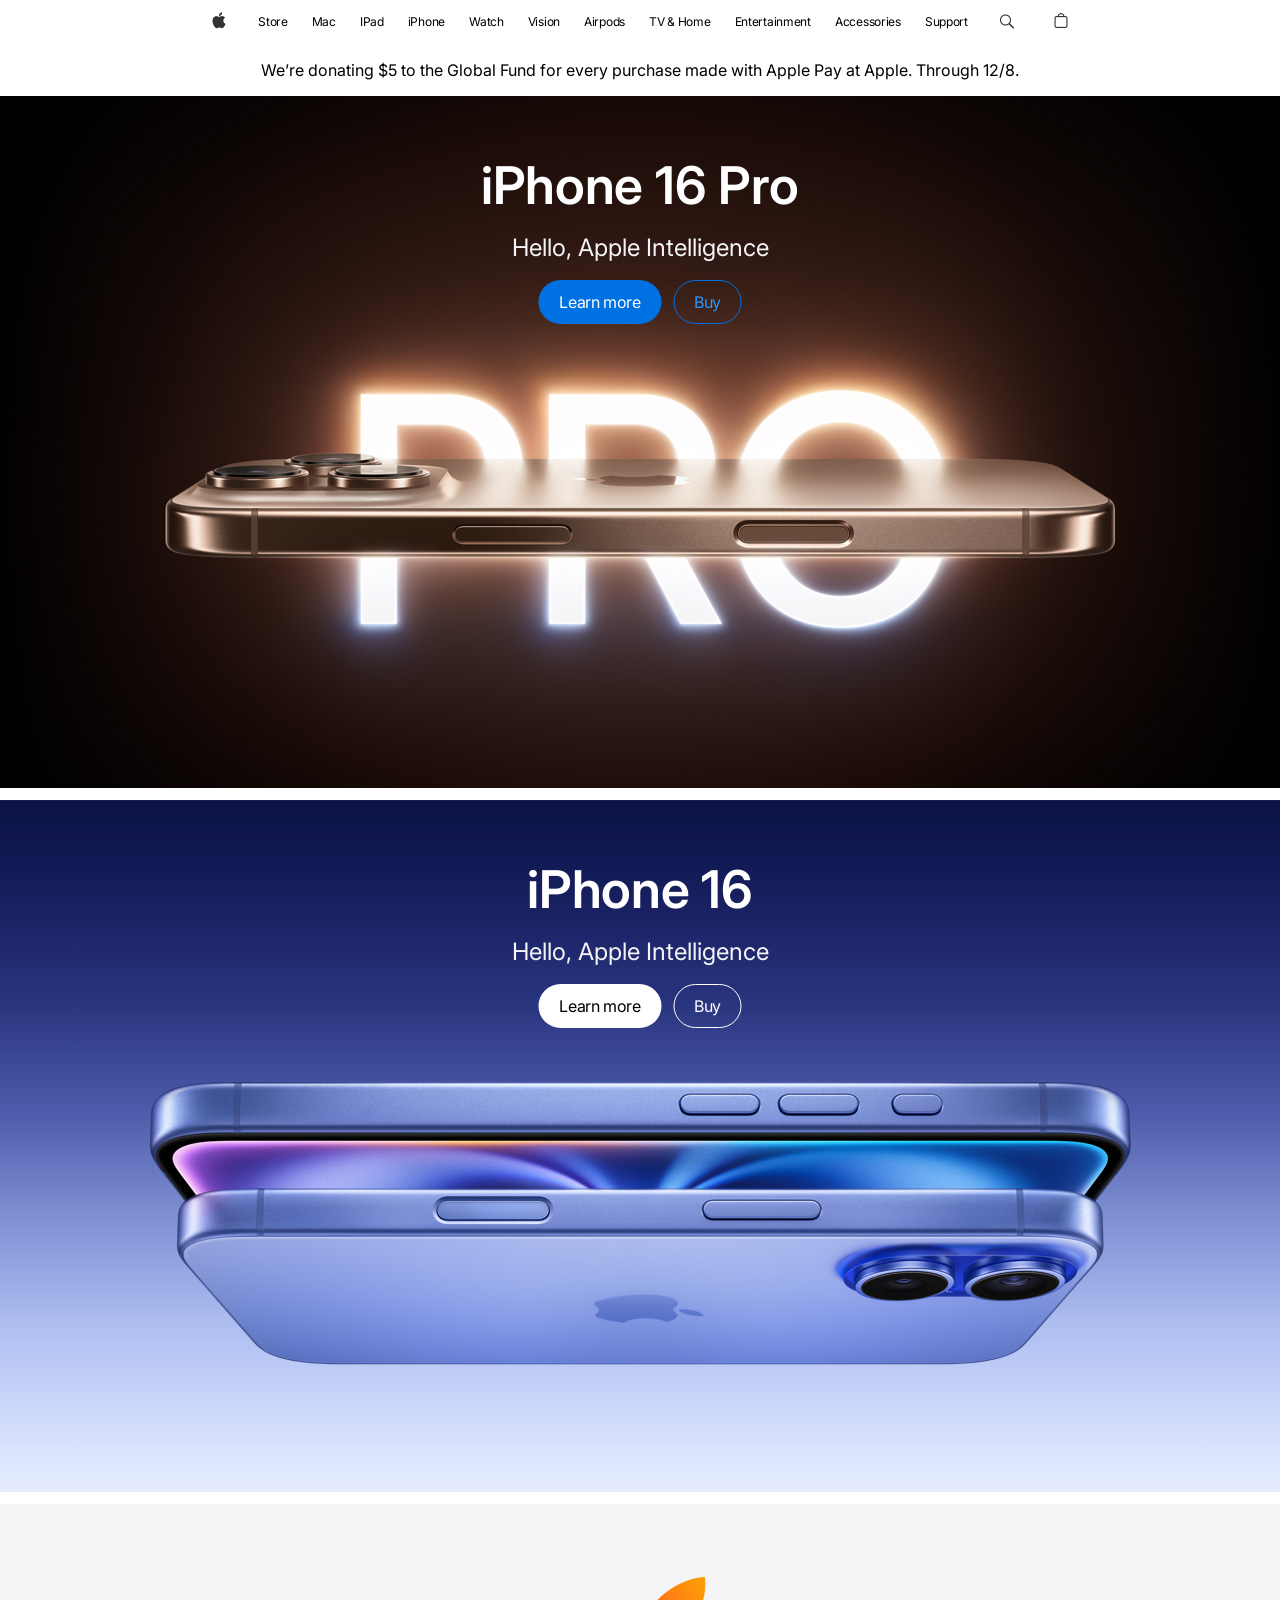
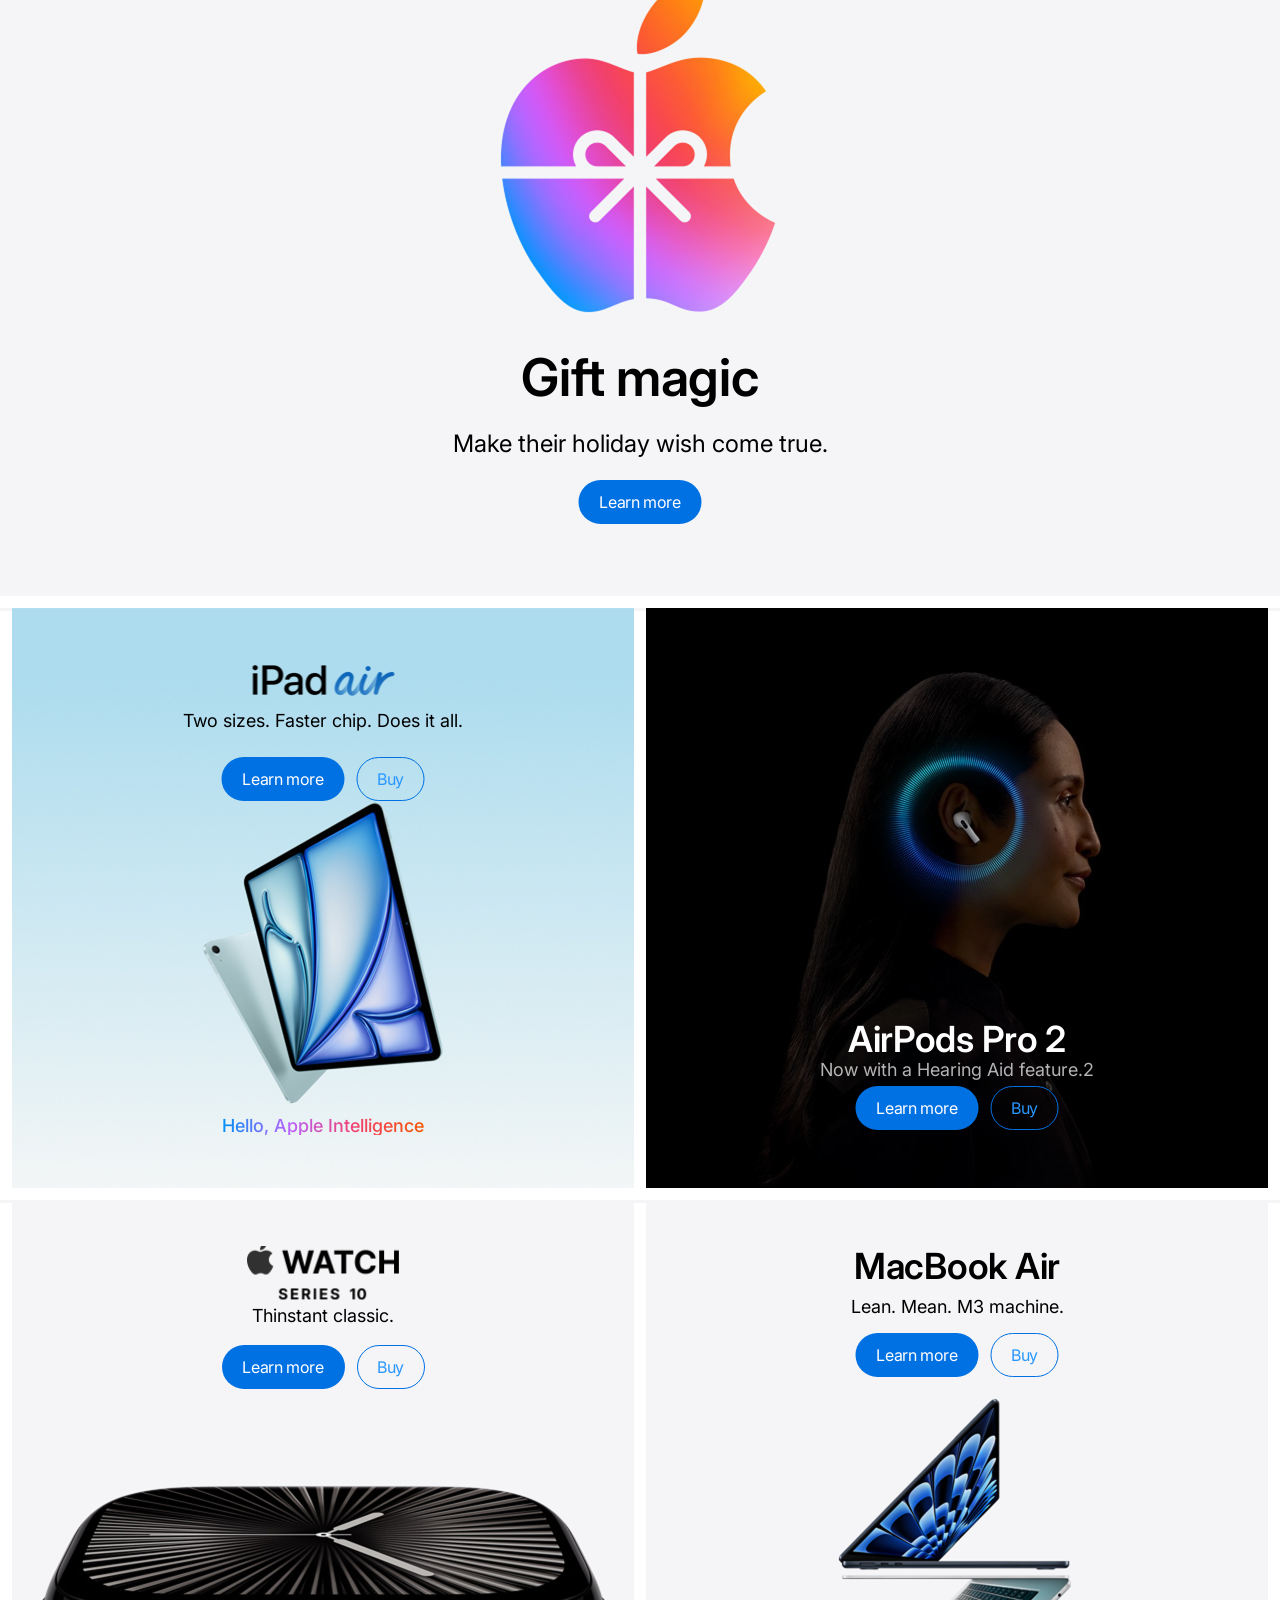
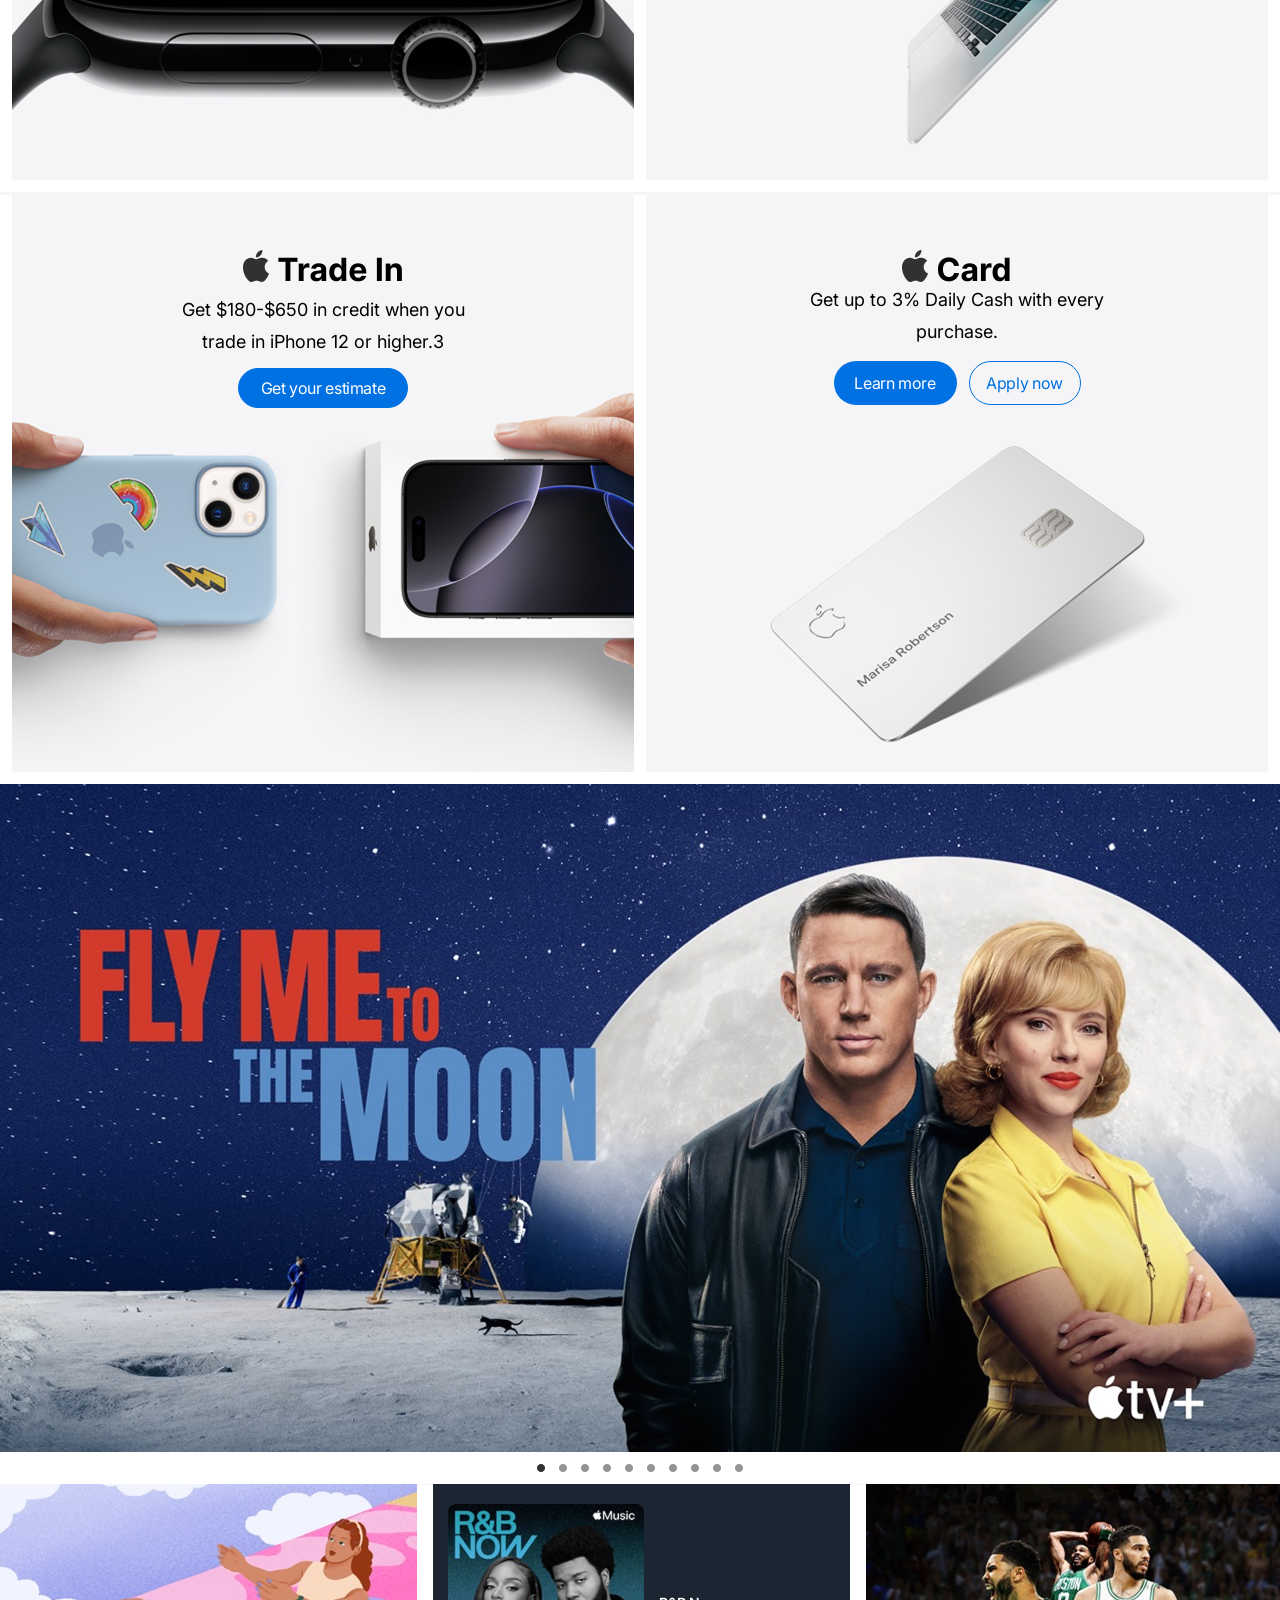
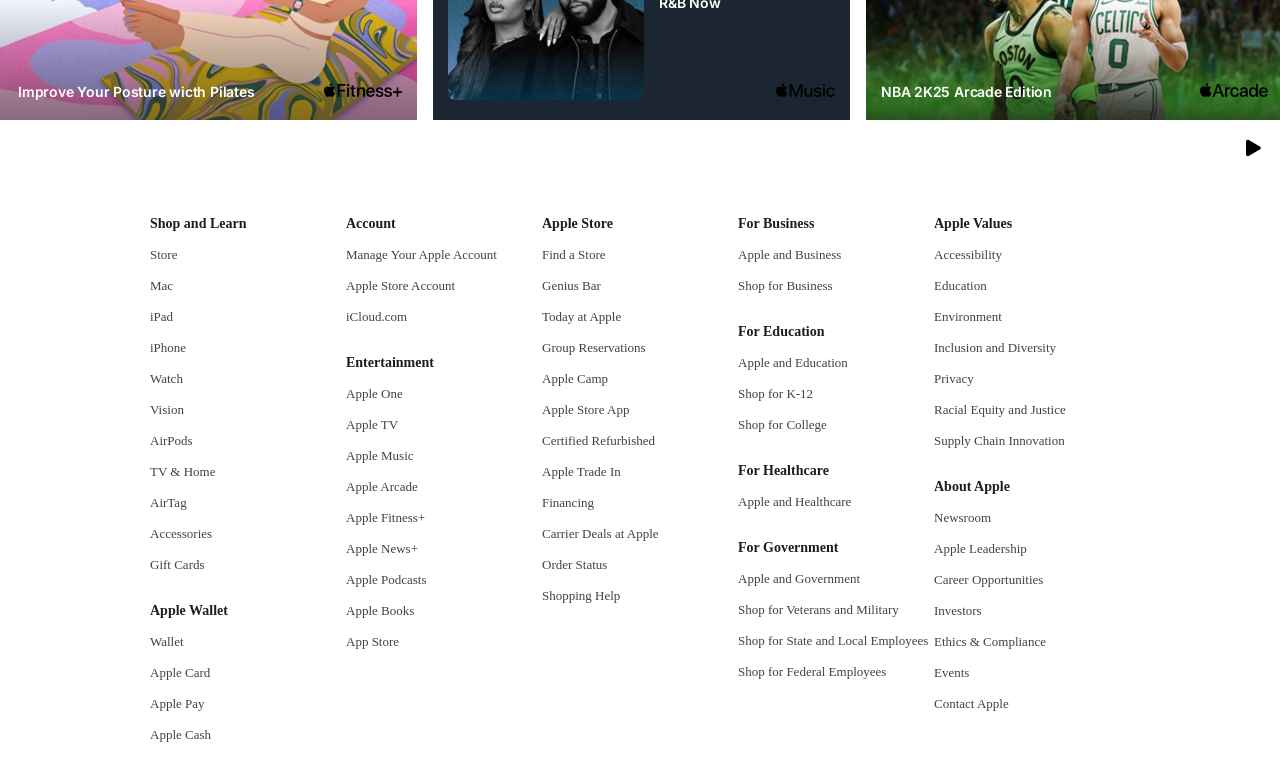
<file: index.html>
<!doctype html>
<html lang="en">
  <head>
    <meta charset="UTF-8" />
    <meta name="viewport" content="width=device-width, initial-scale=1.0" />
    <title>Document</title>
    <link rel="preconnect" href="https://fonts.googleapis.com" />
    <link rel="stylesheet" href="index.css" />
    <link rel="stylesheet" href="tablet.css" />
    <link rel="stylesheet" href="mobile.css" />
    <link rel="preconnect" href="https://fonts.gstatic.com" crossorigin />
    <link rel="preconnect" href="https://fonts.googleapis.com">
<link rel="preconnect" href="https://fonts.gstatic.com" crossorigin>
<link href="https://fonts.googleapis.com/css2?family=Inter:wght@400;700&display=swap" rel="stylesheet">
    <link
      href="https://fonts.googleapis.com/css2?family=Inter:wght@400&display=swap"
      rel="stylesheet"
    />
  </head>
  <body>
    <div>
      <div id="Headermenuback">
        <div id="applelogo"></div>
        <span class="headermenuitems">Store</span>
        <span class="headermenuitems">Mac</span>
        <span class="headermenuitems">IPad</span>
        <span class="headermenuitems">iPhone</span>
        <span class="headermenuitems">Watch</span>
        <span class="headermenuitems">Vision</span>
        <span class="headermenuitems">Airpods</span>
        <span class="headermenuitems">TV & Home</span>
        <span class="headermenuitems">Entertainment</span>
        <span class="headermenuitems">Accessories</span>
        <span class="headermenuitems">Support</span>
        <div id="hamtdaa">
          <div id="Searchicon"></div>
          <div id="Bagicon"></div>
          <div id="shopicon"></div>
        </div>
      </div>

      <div id="Body-Paints">
        <div id="Sectiontext-container">
          <span id="Sectiontext"
            >We’re donating $5 to the Global Fund for every purchase made with
            Apple Pay at Apple. Through 12/8.</span
          >
        </div>
        <div id="Frame1">
          <div class="Frame1-1">
            <span class="Iphone16">iPhone 16 Pro</span>
            <span class="Helloapple">Hello, Apple Intelligence</span>
            <div class="Frame1-2">
              <div class="Learn-container">
                <span class="Learn">Learn more</span>
              </div>
              <div class="Buy-container">
                <span class="Buy">Buy</span>
              </div>
            </div>
          </div>
        </div>
        <div id="Frame1tablet">
          <div class="Frame1-1">
            <span class="Iphone16tablet">iPhone 16 Pro</span>
            <span class="Helloappletablet">Hello, Apple Intelligence</span>
            <div class="Frame1-2">
              <div class="Learn-container">
                <span class="Learn">Learn more</span>
              </div>
              <div class="Buy-container">
                <span class="Buy">Buy</span>
              </div>
            </div>
          </div>
        </div>
        <div id="Frame1mobile">
          <div id="FrameBD1">
            <span class="Iphone16" style="font-size:30px">iPhone 16 Pro</span>
            <span class="Helloapple" style="font-size: 18px;">Hello, Apple Intelligence</span>
            <div class="Frame1-2">
              <div class="Learn-container">
                <span class="Learn">Learn more</span>
              </div>
              <div class="Buy-container">
                <span class="Buy">Buy</span>
              </div>
            </div>
          </div>
        </div>
      </div>

      <div id="Body-Paints1">
        <div id="Frame2">
          <div class="Frame1-1">
            <span class="Iphone16">iPhone 16</span>
            <span class="Helloapple">Hello, Apple Intelligence</span>
            <div class="Frame1-2">
              <div class="Learn-container" style="background-color: white">
                <span class="Learn" style="color: black">Learn more</span>
              </div>
              <div class="Buy-container" style="border-color: white">
                <span class="Buy" style="color: white">Buy</span>
              </div>
            </div>
          </div>
        </div>
        <div id="Frame2tablet">
          <div class="Frame1-1">
            <span class="Iphone16tablet">iPhone 16</span>
            <span class="Helloappletablet">Hello, Apple Intelligence</span>
            <div class="Frame1-2">
              <div class="Learn-container" style="background-color: white">
                <span class="Learn" style="color: black">Learn more</span>
              </div>
              <div class="Buy-container" style="border-color: white">
                <span class="Buy" style="color: white">Buy</span>
              </div>
            </div>
          </div>
        </div>
        <div id="Frame2mobile">
          <div id="FrameBD2">
            <span class="Iphone16" style="font-size: 30px;">iPhone 16</span>
            <span class="Helloapple" style="font-size: 18px;">Hello, Apple Intelligence</span>
            <div class="Frame1-2">
              <div class="Learn-container" style="background-color: white">
                <span class="Learn" style="color: black">Learn more</span>
              </div>
              <div class="Buy-container" style="border-color: white">
                <span class="Buy" style="color: white">Buy</span>
              </div>
            </div>
          </div>
        </div>
      </div>

      <div id="Body-Paints2">
        <div id="Frame3">
          <div id="Frame3-1">
            <span class="Iphone16" style="color: black">Gift magic</span>
            <span class="Helloapple" style="color: black"
              >Make their holiday wish come true.</span
            >
            <div class="Frame1-2">
              <div class="Learn-container">
                <span class="Learn">Learn more</span>
              </div>
            </div>
          </div>
        </div>
        <div id="Frame3tablet">
          <div class="Frame1-1">
            <img
              src="tablet.pictures/Heading2.png"
              width="768px"
              height="39px" style="margin-bottom: 8px;"
            />
            <span class="Helloappletablet" style="color: black"
              >Two sizes. Faster chip. Does it all.</span
            >
            <div class="Frame1-2">
              <div class="Learn-container" style="background-color: #0071e3">
                <span class="Learn" style="color: white">Learn more</span>
              </div>
              <div class="Buy-container" style="border-color: #0071e3">
                <span class="Buy" style="color: #0071e3">Buy</span>
              </div>
            </div>
          </div>
          <span id="Appleintel" style="font-size: 18px"
            >Hello, Apple Intelligence</span
          >
        </div>
        <div id="Frame3mobile">
          <div id="FrameBD3">
            <img
              src="tablet.pictures/Heading2.png"
              width="768px"
              height="39px"
            />
            <span class="Helloapple" style="color: black; font-size: 18px;"
              >Two sizes. Faster chip. Does it all.</span
            >
            <div class="Frame1-2">
              <div class="Learn-container" style="background-color: #0071e3">
                <span class="Learn" style="color: white">Learn more</span>
              </div>
              <div class="Buy-container" style="border-color: #0071e3">
                <span class="Buy" style="color: #0071e3">Buy</span>
              </div>
            </div>
          </div>
          <span id="Appleintel" style="font-size: 18px; width: 180px;"
            >Hello, Apple Intelligence</span
          >
        </div>
      </div>

      <div id="Body-Paints3">
        <div id="ipadair">
          <div id="Frameair">
            <div id="ipadairlogo"></div>
            <span
              class="Helloapple"
              style="font-size: 18px; color: black; margin-bottom: 20px"
              >Two sizes. Faster chip. Does it all.</span
            >
            <div class="Frame1-2">
              <div class="Learn-container">
                <span class="Learn">Learn more</span>
              </div>
              <div class="Buy-container">
                <span class="Buy">Buy</span>
              </div>
            </div>
          </div>
          <span id="Appleintel" style="font-size: 18px;">Hello, Apple Intelligence</span>
        </div>
        <div id="airpodtablet">
          <div id="Frameairpodstablet">
            <span class="Iphone16" style="font-size: 36px">AirPods Pro 4</span>
            <span
              class="Helloappletablet2"
              >Iconic. Now supersonic. Available with Active Noise
              Cancellation.2</span
            >
            <div class="Frame1-2">
              <div class="Learn-container">
                <span class="Learn">Learn more</span>
              </div>
              <div class="Buy-container">
                <span class="Buy">Buy</span>
              </div>
            </div>
          </div>
        </div>

        <div id="airpodmobile">
          <div id="Frameairpodsmobile">
            <span class="Iphone16" style="font-size: 36px">AirPods Pro 4</span>
            <span
              class="Helloapple"
              style="font-size: 18px; color: rgba(255, 255, 255, 0.7)"
              >Iconic. Now supersonic. Available with Active Noise
              Cancellation.2</span
            >
            <div class="Frame1-2">
              <div class="Learn-container">
                <span class="Learn">Learn more</span>
              </div>
              <div class="Buy-container">
                <span class="Buy">Buy</span>
              </div>
            </div>
          </div>
        </div>

        <div id="airpods">
          <div id="Frameairpods">
            <span class="Iphone16" style="font-size: 36px">AirPods Pro 2</span>
            <span
              class="Helloapple"
              style="
                font-size: 18px;
                margin-top: -15px;
                color: rgba(255, 255, 255, 0.7);
              "
              >Now with a Hearing Aid feature.2</span
            >
            <div class="Frame1-2">
              <div class="Learn-container">
                <span class="Learn">Learn more</span>
              </div>
              <div class="Buy-container">
                <span class="Buy">Buy</span>
              </div>
            </div>
          </div>
        </div>

        <div id="applewatchtablet">
          <div id="Framewatchtablet">
            <div id="watchlogo"></div>
            <span
              class="Helloapple"
              style="font-size: 18px; color: black; margin-bottom: 8px"
              >Thinstant classic.</span
            >
            <div class="Frame1-2">
              <div class="Learn-container">
                <span class="Learn">Learn more</span>
              </div>
              <div class="Buy-container">
                <span class="Buy">Buy</span>
              </div>
            </div>
          </div>
        </div>

        <div id="applewatchmobile">
          <div class="Frame1-1-mobile">
            <div id="watchlogo-mobile"></div>
            <span
              class="Helloapple"
              style="font-size: 18px; color: black; margin-bottom: 13px"
              >Thinstant classic.</span
            >
            <div class="Frame1-2">
              <div class="Learn-container">
                <span class="Learn">Learn more</span>
              </div>
              <div class="Buy-container">
                <span class="Buy">Buy</span>
              </div>
            </div>
          </div>
        </div>
      </div>

      <div id="Body-Paints4">
        <div id="applewatch">
          <div id="applewatchcontainert">
            <div id="watchlogo"></div>
            <span
              class="Helloapple"
              style="font-size: 18px; color: black; margin-bottom: 13px"
              >Thinstant classic.</span
            >
            <div class="Frame1-2">
              <div class="Learn-container">
                <span class="Learn">Learn more</span>
              </div>
              <div class="Buy-container">
                <span class="Buy">Buy</span>
              </div>
            </div>
          </div>
        </div>
        <div id="macbookairtablet">
          <div id="Frame1-1tablet">
            <span class="iphone16tablet" style="margin-bottom: 4px;"
              >MacBook Air</span
            >
            <span
              class="Helloapple"
              style="font-size: 18px; color: black; margin-bottom: 13px"
              >Lean. Mean. M3 machine.</span
            >
            <div class="Frame1-2">
              <div class="Learn-container">
                <span class="Learn">Learn more</span>
              </div>
              <div class="Buy-container">
                <span class="Buy">Buy</span>
              </div>
            </div>
          </div>
        </div>

        <div id="macbookairmobile">
          <div id="FrameBD2">
            <span class="Iphone16" style="font-size: 36px; color: black"
              >MacBook Air</span
            >
            <span
              class="Helloapple"
              style="font-size: 18px; color: black; margin-bottom: 13px"
              >Lean. Mean. M3 machine.</span
            >
            <div class="Frame1-2">
              <div class="Learn-container">
                <span class="Learn">Learn more</span>
              </div>
              <div class="Buy-container">
                <span class="Buy">Buy</span>
              </div>
            </div>
          </div>
        </div>
        <div id="macbookair">
          <div id="Framemacbook">
            <span class="Iphone16" style="font-size: 36px; color: black"
              >MacBook Air</span
            >
            <span
              class="Helloapple"
              style="font-size: 18px; margin-top: -15px; color: black"
              >Lean. Mean. M3 machine.</span
            >
            <div id="Framewatch1">
              <div class="Learn-container">
                <span class="Learn">Learn more</span>
              </div>
              <div class="Buy-container">
                <span class="Buy">Buy</span>
              </div>
            </div>
          </div>
        </div>
        <div id="small-business">
          <div id="small-business-con">
            <span id="iphone16tablethwhite"
              >Apple for Small Business</span
            >
            <span
              class="Helloapple"
              style="font-size: 18px; color: black; margin-bottom: 13px"
              >Hardware, software, and expert help - all in one place.</span
            >
            <div class="Frame1-2">
              <div class="Learn-container">
                <span class="Learn">Learn more</span>
              </div>
            </div>
          </div>
        </div>
        <div id="small-business-mobile">
          <div id="small-business-con">
            <span class="Iphone16" style="font-size: 30px; color: black"
              >Apple for Small Business</span
            >
            <span
              class="Helloapple"
              style="font-size: 18px; color: black; margin-bottom: 13px"
              >Hardware, software, and expert help - all in one place.</span
            >
            <div class="Frame1-2">
              <div class="Learn-container">
                <span class="Learn">Learn more</span>
              </div>
            </div>
          </div>
        </div>
      </div>

      <div id="Body-Paints5">
        <div id="careerstablet">
          <div id="careerstablet-con">
            <span id="Iphone16carrier"
              >Carrier deals at Apple</span
            >
            <span class="Helloapple" style="font-size: 18px; color: black"
              >Get up to $1000 in credit on a new iPhone. Trade-in may be
              required.</span
            >
            <div class="Frame1-2">
              <div class="Learn-container" style="width: 143px">
                <span class="Learn">Find your deal</span>
              </div>
            </div>
          </div>
        </div>
        <div id="careerstablet-mobile">
          <div id="careerstablet-con-mobile">
            <span class="Iphone16" style="color: black;"
              >Carrier deals at Apple</span
            >
            <span class="Helloapple" style="font-size: 18px; color: black"
              >Get up to $1000 in credit on a new iPhone. Trade-in may be
              required.</span
            >
            <div class="Frame1-2">
              <div class="Learn-container" style="width: 143px">
                <span class="Learn">Find your deal</span>
              </div>
            </div>
          </div>
        </div>
        <div id="tradeinbackground">
          <div id="tradeincontainer">
            <div id="tradeinlogo"></div>
            <span
              class="Helloapple"
              style="
                font-size: 18px;
                margin-top: -5px;
                color: black;
                text-align: center;
              "
              >Get $180-$650 in credit when you <br />
              trade in iPhone 12 or higher.3</span
            >
            <div
              class="Learn-container"
              style="
                width: 170px;
                height: 40px;
                background-color: #0071e3;
                border: 1px solid #0071e3;
              "
            >
              <span class="Learn" style="font-size: 16px; color: white"
                >Get your estimate</span
              >
            </div>
          </div>
        </div>
        <div id="tradeintablet">
          <div id="tradeintablet-con">
            <img
              src="tablet.pictures/Frame5.png"
              style="width: 285px; height: 34px"
            />
            <span
              class="Helloapple"
              style="
                font-size: 18px;
                margin-top: -15px;
                color: rgba(8, 8, 8, 0.7);
              "
              >Get $180–$650 in credit when you trade in iPhone 12 or
              higher.4</span
            >
            <div class="Frame1-2">
              <div class="Learn-container" style="width: 168px">
                <span class="Learn">Get your estimate</span>
              </div>
            </div>
          </div>
        </div>
        <div id="tradeintablet-mobile">
          <div id="tradeintablet-con-mobile">
            <img
              src="tablet.pictures/Frame5.png"
              style="width: 285px; height: 34px; margin-bottom: 10px;"
            />
            <span
              class="Helloapple"
              style="
                font-size: 18px;
                margin-top: -15px;
                color: rgba(8, 8, 8, 0.7);
                margin-bottom: 2px;
              "
              >Get $180–$650 in credit when you trade in iPhone 12 or
              higher.4</span
            >
            <div class="Frame1-2">
              <div class="Learn-container" style="width: 168px">
                <span class="Learn">Get your estimate</span>
              </div>
            </div>
          </div>
        </div>
        <div id="Cardbackground">
          <div id="cardcontainer">
            <div id="Cardlogo"></div>
            <span
              class="Helloapple"
              style="
                font-size: 18px;
                color: black;
                margin-top: -5px;
                margin-bottom: 13px;
                text-align: center;
              "
              >Get up to 3% Daily Cash with every <br />
              purchase.</span
            >
            <div class="Frame1-2">
              <div class="Learn-container">
                <span class="Learn">Learn more</span>
              </div>
              <div id="Apply-now" style="background-color: transparent">
                <span class="Buy" style="color: #0071e3">Apply now</span>
              </div>
            </div>
          </div>
        </div>
      </div>

      <div id="Body-Paints6">
        <div class="body-paints" id="Body-Paints6-1"></div>
        <div class="body-paints" id="Body-Paints6-2">
          <div id="BP6-container">
            <span class="Learn" style="color: black">Stream now</span>
          </div>
          <span id="BP6span">Comedy · Will they make history…or fake it?</span>
        </div>
        <div class="body-paints" id="Body-Paints6-3"></div>
      </div>

      <div id="Body-Paints6-tablet">
        <div class="body-paints" id="Body-Paints6-1-tablet"></div>
        <div class="body-paints" id="Body-Paints6-2-tablet">
          <div id="BP6-container-tablet">
            <span class="Learn" style="color: black">Stream now</span>
          </div>
          <span id="BP6span-tablet" style="font-size: 17px"
            >Drama · Saoirse Ronan stars in a wartime family epic from director
            Steve McQueen.</span
          >
        </div>
        <div class="body-paints" id="Body-Paints6-3-tablet"></div>
      </div>

      <div id="Body-Paints6-mobile">
        <div class="body-paints-m" id="Body-Paints6-1-mobile"></div>
        <div class="body-paints-m" id="Body-Paints6-2-mobile"></div>
        <div class="body-paints-m" id="Body-Paints6-4-mobile"></div>
        <div class="body-paints-m" id="Body-Paints6-5-mobile"></div>
        <div class="body-paints-m" id="Body-Paints6-6-mobile"></div>
        <div class="body-paints-m" id="Body-Paints6-7-mobile"></div>
        <div class="body-paints-m" id="Body-Paints6-8-mobile"></div>
      </div>

      <div id="tablelist"></div>

      <div id="Body-Paints7">
        <div class="BD7Back" id="BD7back1">
          <span class="BD7text" id="BD7text1"
            >Improve Your Posture wicth Pilates</span
          >
        </div>
        <div class="BD7Back" id="BD7back2">
          <span class="BD7text" id="BD7text2">R&B Now</span>
        </div>
        <div class="BD7Back" id="BD7back3">
          <span class="BD7text" id="BD7text3">NBA 2K25 Arcade Edition</span>
        </div>
        <div class="BD7Back" id="BD7back4">
          <span class="BD7text" id="BD7text4">Strength with Kim</span>
        </div>
        <div class="BD7Back" id="BD7back5"></div>
      </div>

      <div id="Body-Paints7-tablet">
        <div class="BD7Back" id="BD7back1">
          <span class="BD7text" id="BD7text1"
            >Improve Your Posture wicth Pilates</span
          >
        </div>
        <div class="BD7Back" id="BD7back2">
          <span class="BD7text" id="BD7text2">R&B Now</span>
        </div>
        <div class="BD7Back" id="BD7back3">
          <span class="BD7text" id="BD7text3">NBA 2K25 Arcade Edition</span>
        </div>
        <div class="BD7Back" id="BD7back4">
          <span class="BD7text" id="BD7text4">Strength with Kim</span>
        </div>
        <div class="BD7Back" id="BD7back5"></div>
      </div>

      <div id="Body-Paints7-mobile">
        <div class="BD7Back-mobile" id="BD7back1">
          <span class="BD7text" id="BD7text1"
            >Improve Your Posture wicth Pilates</span
          >
        </div>
        <div class="BD7Back-mobile" id="BD7back2">
          <span class="BD7text" id="BD7text2">R&B Now</span>
        </div>
        <div class="BD7Back-mobile" id="BD7back3">
          <span class="BD7text" id="BD7text3">NBA 2K25 Arcade Edition</span>
        </div>
        <div class="BD7Back-mobile" id="BD7back4">
          <span class="BD7text" id="BD7text4">Strength with Kim</span>
        </div>
        <div class="BD7Back-mobile" id="BD7back5"></div>
      </div>

      <div id="Body-paints8">
        <div id="smallplaybutton"></div>
      </div>

      <div id="Body-paints9">
        <div class="BD9con" id="BD9-T1">
          <div class="BD9incon" id="BD9-T11">
            <span class="BD9Header">Shop and Learn</span>
            <span class="BD9Footer">Store</span>
            <span class="BD9Footer">Mac</span>
            <span class="BD9Footer">iPad</span>
            <span class="BD9Footer">iPhone</span>
            <span class="BD9Footer">Watch</span>
            <span class="BD9Footer">Vision</span>
            <span class="BD9Footer">AirPods</span>
            <span class="BD9Footer">TV & Home</span>
            <span class="BD9Footer">AirTag</span>
            <span class="BD9Footer">Accessories</span>
            <span class="BD9Footer">Gift Cards</span>
          </div>
          <div class="BD9incon" id="BD9-T12">
            <span class="BD9Header">Apple Wallet</span>
            <span class="BD9Footer">Wallet</span>
            <span class="BD9Footer">Apple Card</span>
            <span class="BD9Footer">Apple Pay</span>
            <span class="BD9Footer">Apple Cash</span>
          </div>
        </div>
        <div class="BD9con" id="BD9-T2">
          <div class="BD9incon" id="BD9-T21">
            <span class="BD9Header">Account</span>
            <span class="BD9Footer">Manage Your Apple Account</span>
            <span class="BD9Footer">Apple Store Account</span>
            <span class="BD9Footer">iCloud.com</span>
          </div>
          <div class="BD9incon" id="BD9-T22">
            <span class="BD9Header">Entertainment</span>
            <span class="BD9Footer">Apple One</span>
            <span class="BD9Footer">Apple TV</span>
            <span class="BD9Footer">Apple Music</span>
            <span class="BD9Footer">Apple Arcade</span>
            <span class="BD9Footer">Apple Fitness+</span>
            <span class="BD9Footer">Apple News+</span>
            <span class="BD9Footer">Apple Podcasts</span>
            <span class="BD9Footer">Apple Books</span>
            <span class="BD9Footer">App Store</span>
          </div>
        </div>
        <div class="BD9con" id="BD9-T3">
          <div class="BD9incon" id="BD9-T31">
            <span class="BD9Header">Apple Store </span>
            <span class="BD9Footer">Find a Store</span>
            <span class="BD9Footer">Genius Bar</span>
            <span class="BD9Footer">Today at Apple</span>
            <span class="BD9Footer">Group Reservations</span>
            <span class="BD9Footer">Apple Camp</span>
            <span class="BD9Footer">Apple Store App</span>
            <span class="BD9Footer">Certified Refurbished</span>
            <span class="BD9Footer">Apple Trade In</span>
            <span class="BD9Footer">Financing</span>
            <span class="BD9Footer">Carrier Deals at Apple</span>
            <span class="BD9Footer">Order Status</span>
            <span class="BD9Footer">Shopping Help</span>
          </div>
        </div>
        <div class="BD9con" id="BD9-T4">
          <div class="BD9incon" id="BD9-T41">
            <span class="BD9Header">For Business</span>
            <span class="BD9Footer">Apple and Business</span>
            <span class="BD9Footer">Shop for Business</span>
          </div>
          <div class="BD9incon" id="BD9-T42">
            <span class="BD9Header">For Education</span>
            <span class="BD9Footer">Apple and Education</span>
            <span class="BD9Footer">Shop for K-12 </span>
            <span class="BD9Footer">Shop for College</span>
          </div>
          <div class="BD9incon" id="BD9-T43">
            <span class="BD9Header">For Healthcare</span>
            <span class="BD9Footer">Apple and Healthcare</span>
          </div>
          <div class="BD9incon" id="BD9-T44">
            <span class="BD9Header">For Government</span>
            <span class="BD9Footer">Apple and Government</span>
            <span class="BD9Footer">Shop for Veterans and Military</span>
            <span class="BD9Footer">Shop for State and Local Employees</span>
            <span class="BD9Footer">Shop for Federal Employees</span>
          </div>
        </div>
        <div class="BD9con" id="BD9-T5">
          <div class="BD9incon" id="BD9-T51">
            <span class="BD9Header">Apple Values</span>
            <span class="BD9Footer">Accessibility</span>
            <span class="BD9Footer">Education</span>
            <span class="BD9Footer">Environment</span>
            <span class="BD9Footer">Inclusion and Diversity</span>
            <span class="BD9Footer">Privacy</span>
            <span class="BD9Footer">Racial Equity and Justice</span>
            <span class="BD9Footer">Supply Chain Innovation</span>
          </div>
          <div class="BD9incon" id="BD9-T52">
            <span class="BD9Header">About Apple</span>
            <span class="BD9Footer">Newsroom</span>
            <span class="BD9Footer">Apple Leadership</span>
            <span class="BD9Footer">Career Opportunities</span>
            <span class="BD9Footer">Investors</span>
            <span class="BD9Footer">Ethics & Compliance</span>
            <span class="BD9Footer">Events</span>
            <span class="BD9Footer">Contact Apple</span>
          </div>
        </div>
      </div>
    </div>
  </body>
</html>
</file>
<file: index.css>
* {
  margin: 0;
  padding: 0;
  box-sizing: border-box;
}

/* Headermenustart */

#Headermenuback {
  width: 100%;
  height: 44px;
  background-color: white;
  display: flex;
  justify-content: center;
  align-items: center;
  gap: 24px;
}

.headermenuitems {
  font-family: "Inter", sans-serif;
  font-weight: 400;
  font-style: normal;
  font-size: 12px;
  line-height: 60px;
  letter-spacing: -0.28px;
  text-align: center;
  display: flex;
  align-items: center;
  justify-content: center;
  height: 60px;
}

#applelogo {
  width: 30px;
  height: 44px;
  background-color: transparent;
  background-image: url("./pictures/Item → Link - Apple.png");
  background-position: center;
  background-size: cover;
}

#Searchicon {
  width: 30px;
  height: 44px;
  background-color: transparent;
  background-image: url("./pictures/Item → Button - Search apple.com.png");
  background-position: center;
  background-size: cover;
}

#Bagicon {
  width: 30px;
  height: 44px;
  background-color: transparent;
  background-image: url("./pictures/Bag.png");
  background-position: center;
  background-size: cover;
}

#shopicon {
  width: 18px;
  height: 18px;
  background-color: transparent;
  background-image: url("./tablet.pictures/SVG.png");
  background-position: center;
  background-size: cover;
  display: none;
}

#hamtdaa {
  display: flex;
  align-items: center;
  gap: 24px;
}

/* Sectiontext start */

#Body-Paints {
  width: 100%;
  opacity: 1;
  background: linear-gradient(180deg, #f5f5f7 0.59%, #ffffff 0.59%);
}

#Sectiontext-container {
  width: 100%;
  height: 52px;
  padding-top: 16px;
  padding-bottom: 16px;
  gap: 4px;
  opacity: 1;
  transform: rotate(0deg);
  display: flex;
  align-items: center;
  box-sizing: border-box;
  background-color: white;
}

#Sectiontext {
  width: 100%;
  height: 52px;
  font-family: "Inter", sans-serif;
  font-weight: 400;
  font-style: normal;
  line-height: 20px;
  letter-spacing: 0px;
  text-align: center;
  display: flex;
  align-items: center;
  justify-content: center;
  background-color: white;
}

#Frame1 {
  display: flex;
  flex-direction: column;
  width: 100%;
  height: 692px;
  gap: 12px;
  opacity: 1;
  background-image: url("./pictures/Background.png");
  background-position: center;
  background-size: cover;
  position: relative;
}

#Frame1tablet {
  display: none;
  flex-direction: column;
  width: 100%;
  height: 650px;
  gap: 12px;
  opacity: 1;
  background-image: url("./tablet.pictures/Figure3.png");
  background-position: center;
  background-size: cover;
  position: relative;
}

#Frame1mobile {
  display: none;
  flex-direction: column;
  width: 100%;
  height: 500px;
  gap: 12px;
  opacity: 1;
  background-image: url("./mobile.pictures/Figure.png");
  background-position: center;
  background-size: cover;
  position: relative;
}

.Frame1-1 {
  position: absolute;
  margin-top: 58px;
  width: 405px;
  height: 172px;
  display: flex;
  background-color: transparent;
  flex-direction: column;
  justify-content: center;
  align-items: center;
  transform: translateX(-50%);
  left: 50%;
  gap:16px;
}

#Frame1-1tablet{
position: absolute;
  margin-top: 42px;
  width: 257px;
  height: 172px;
  display: flex;
  background-color: transparent;
  flex-direction: column;
  justify-content: center;
  align-items: center;
  transform: translateX(-50%);
  left: 50%;
}

#FrameBD1 {
  position: absolute;
  margin-top: 300px;
  width: 405px;
  height: 172px;
  display: flex;
  background-color: transparent;
  flex-direction: column;
  justify-content: center;
  align-items: center;
  transform: translateX(-50%);
  left: 50%;
}

#FrameBD2 {
  position: absolute;
  margin-top: 36px;
  width: 405px;
  height: 172px;
  display: flex;
  background-color: transparent;
  flex-direction: column;
  justify-content: center;
  align-items: center;
  transform: translateX(-50%);
  left: 50%;
}

#FrameBD3 {
  position: absolute;
  margin-top: 36px;
  width: 405px;
  height: 172px;
  display: flex;
  background-color: transparent;
  flex-direction: column;
  justify-content: center;
  align-items: center;
  transform: translateX(-50%);
  left: 50%;
  gap: 10px;
}

.Frame1-1-mobile {
  position: absolute;
  margin-top: 55px;
  width: 405px;
  height: 172px;
  display: flex;
  background-color: transparent;
  flex-direction: column;
  justify-content: center;
  align-items: center;
  transform: translateX(-50%);
  left: 50%;
}

.Frame1-2 {
  display: flex;
  flex-direction: row;
  gap: 12px;
}

.Iphone16 {
  font-family: "Inter", sans-serif;
  font-weight: 600;
  font-style: normal;
  font-size: 52px;
  line-height: 60px;
  letter-spacing: -0.28px;
  text-align: center;
  color: white;
}

.Iphone16tablet {
  font-family: "Inter", sans-serif;
  font-weight: 600;
  font-style: normal;
  font-size: 42px;
  line-height: 60px;
  letter-spacing: -0.28px;
  text-align: center;
  color: white;
  margin-top: 60px;
}

.iphone16tablet {
  font-family: 'Inter', sans-serif;
  font-weight: 700; 
  font-style: normal;
  font-size: 30px;
  line-height: 20px;
  letter-spacing: 0px;
  text-align: center;
  vertical-align: middle;
  color: #1D1D1F; }

#Iphone16carrier{
  color: #1D1D1F;
  font-family: "Inter", sans-serif;
  font-weight: 700;
  font-style: normal;
  font-size: 30px;
  line-height: 36px;
  letter-spacing: 0px;
  text-align: center;
  vertical-align: middle;
}

#iphone16tablethwhite {
  color: #1D1D1F;
  font-family: "Inter", sans-serif;
  font-weight: 700;
  font-style: normal;
  font-size: 30px;
  line-height: 36px;
  letter-spacing: 0px;
  text-align: center;
  vertical-align: middle;
}

.Helloapple {
  font-family: "Inter", sans-serif;
  font-weight: 400;
  font-style: normal;
  font-size: 24px;
  line-height: 32px;
  letter-spacing: 0;
  text-align: center;
  color: #f5f5f7;
}

.Helloappletablet {
  font-family: "Inter", sans-serif;
  font-weight: 400;
  font-style: normal;
  font-size: 22px;
  line-height: 32px;
  letter-spacing: 0;
  text-align: center;
  color: #f5f5f7;
  margin-bottom: 16px;
}

.Helloappletablet2 {
  font-family: 'Inter', sans-serif;
  font-weight: 400;
  font-size: 18px;
  line-height: 20px;
  letter-spacing: 0px;
  text-align: center;
  vertical-align: middle;
  color: #F5F5F7;
  margin-bottom: 16px;
  opacity: 0.8;
}


.Learn {
  font-family: "Inter", sans-serif;
  font-weight: 400;
  font-style: normal;
  font-size: 16px;
  line-height: 20px;
  letter-spacing: -0.37px;
  text-align: center;
  color: white;
}

.Buy {
  font-family: "Inter", sans-serif;
  font-weight: 400;
  font-style: normal;
  font-size: 16px;
  line-height: 20px;
  letter-spacing: -0.37px;
  text-align: center;
  color: #2997ff;
}

.Learn-container {
  width: 123px;
  height: 44px;
  padding: 12px 20px;
  border-radius: 999px;
  box-sizing: border-box;
  display: flex;
  align-items: center;
  justify-content: center;
  gap: 10px;
  font-family: "Inter", sans-serif;
  font-size: 16px;
  color: white;
  background-color: #0071e3;
  cursor: pointer;
  border: none;
}

.Buy-container {
  width: 68px;
  height: 44px;
  padding: 12px 20px;
  border-radius: 999px;
  box-sizing: border-box;
  display: flex;
  align-items: center;
  justify-content: center;
  gap: 10px;
  font-family: "Inter", sans-serif;
  font-size: 16px;
  color: white;
  cursor: pointer;
  border: 1px solid #0071e3;
}

/* Body paints1 starts */

#Body-Paints1 {
  width: 100%;
  opacity: 1;
  background: linear-gradient(180deg, #f5f5f7 0.59%, #ffffff 0.59%);
  margin-top: 12px;
}

#Frame2 {
  display: flex;
  flex-direction: column;
  width: 100%;
  height: 692px;
  gap: 12px;
  opacity: 1;
  background-image: url("./pictures/Background2.png");
  background-position: center;
  background-size: cover;
  position: relative;
}

#Frame2tablet {
  display: none;
  flex-direction: column;
  width: 100%;
  height: 650px;
  gap: 12px;
  opacity: 1;
  background-image: url("./tablet.pictures/Figure4.png");
  background-position: center;
  background-size: cover;
  position: relative;
}

#Frame2mobile {
  display: none;
  flex-direction: column;
  width: 100%;
  height: 500px;
  gap: 12px;
  opacity: 1;
  background-image: url("./mobile.pictures/Background13.png");
  background-position: center;
  background-size: cover;
  position: relative;
}

/* Body paints2 starts */

#Body-Paints2 {
  width: 100%;
  opacity: 1;
  background: linear-gradient(180deg, #f5f5f7 0.59%, #ffffff 0.59%);
  margin-top: 12px;
}

#Frame3 {
  display: flex;
  flex-direction: column;
  width: 100%;
  height: 692px;
  gap: 12px;
  opacity: 1;
  background-image: url("./pictures/Figure.png");
  background-position: center;
  background-size: cover;
  position: relative;
}

#Frame3tablet {
  display: none;
  flex-direction: column;
  width: 100%;
  height: 650px;
  gap: 12px;
  opacity: 1;
  background-image: url("./tablet.pictures/Figure5.png");
  background-position: center;
  background-size: cover;
  position: relative;
}

#Frame3mobile {
  display: none;
  flex-direction: column;
  width: 100%;
  height: 500px;
  gap: 12px;
  opacity: 1;
  background-image: url("./mobile.pictures/Figure3.png");
  background-position: center;
  background-size: cover;
  position: relative;
}

#Frame3-1 {
  position: absolute;
  margin-top: 446px;
  width: 405px;
  height: 172px;
  display: flex;
  gap: 20px;
  background-color: transparent;
  flex-direction: column;
  justify-content: center;
  transform: translateX(-50%);
  left: 50%;
  align-items: center;
}

/* Body-Paints3 starts */

#Body-Paints3 {
  width: 100%;
  opacity: 1;
  background: linear-gradient(180deg, #f5f5f7 0.59%, #ffffff 0.59%);
  margin-top: 12px;
  display: flex;
  flex-direction: row;
  justify-content: center;
  padding: 0 12px;
  box-sizing: border-box;
  gap: 12px;
}

#ipadair {
  display: flex;
  flex-direction: column;
  width: 942px;
  height: 580px;
  opacity: 1;
  background-image: url("./pictures/Figure2.png");
  background-position: center;
  background-size: cover;
  position: relative;
}

#airpods {
  display: flex;
  flex-direction: column;
  width: 942px;
  height: 580px;
  gap: 12px;
  opacity: 1;
  background-image: url("./pictures/Figure1.png");
  background-position: center;
  background-size: cover;
  position: relative;
}

#Frameair {
  position: absolute;
  width: 405px;
  height: 172px;
  display: flex;
  background-color: transparent;
  flex-direction: column;
  justify-content: center;
  transform: translateX(-50%);
  left: 50%;
  align-items: center;
  margin-top: 38px;
}

#airpodtablet {
  display: none;
  flex-direction: column;
  width: auto;
  height: 490px;
  gap: 12px;
  opacity: 1;
  background-image: url("./tablet.pictures/Figure6.png");
  background-position: center;
  background-size: cover;
  margin-left: 12px;
  position: relative;
  flex: 1;
  margin: 0;
}

#airpodmobile {
  display: none;
  flex-direction: column;
  width: 100%;
  height: 500px;
  gap: 12px;
  opacity: 1;
  background-image: url("./tablet.pictures/Figure6.png");
  background-position: center;
  background-size: cover;
  position: relative;
}

#applewatchtablet {
  display: none;
  flex-direction: column;
  width: auto;
  height: 490px;
  opacity: 1;
  background-image: url("./tablet.pictures/Figure7.png");
  background-position: center;
  background-size: cover;
  position: relative;
  flex: 1;
  margin: 0;
}

#applewatchmobile {
  display: none;
  flex-direction: column;
  width: 100%;
  height: 500px;
  opacity: 1;
  background-image: url("./tablet.pictures/Figure7.png");
  background-position: center;
  background-size: cover;
  position: relative;
}

#macbookairtablet {
  display: none;
  flex-direction: column;
  width: auto;
  height: 490px;
  opacity: 1;
  background-image: url("./tablet.pictures/Figure8.png");
  background-position: center;
  background-size: cover;
  position: relative;
  margin-top: 12px;
  flex: 1;
  margin: 0;
}

#macbookairmobile {
  display: none;
  flex-direction: column;
  width: 100%;
  height: 500px;
  opacity: 1;
  background-image: url("./tablet.pictures/Figure8.png");
  background-position: center;
  background-size: cover;
  position: relative;
  margin-top: 16px;
}

#applewatchcontainert {
  display: flex;
  position: absolute;
  transform: translateX(-50%);
  left: 50%;
  width: 322px;
  flex-direction: column;
  align-items: center;
  margin-top: 46px;
}

#small-business {
  display: none;
  flex-direction: column;
  width: auto;
  height: 490px;
  opacity: 1;
  background-image: url("./tablet.pictures/Figure9.png");
  background-position: center;
  background-size: cover;
  position: relative;
  margin-top: 12px;
  flex: 1;
  margin: 0;
}

#small-business-mobile {
  display: none;
  flex-direction: column;
  width: 100%;
  height: 500px;
  opacity: 1;
  background-image: url("./tablet.pictures/Figure9.png");
  background-position: center;
  background-size: cover;
  position: relative;
}

#small-business-con {
  position: absolute;
  margin-top: 70px;
  width: 280px;
  height: 168px;
  display: flex;
  background-color: transparent;
  flex-direction: column;
  justify-content: center;
  align-items: center;
  transform: translateX(-50%);
  left: 50%;
}

#careerstablet {
  display: none;
  flex-direction: column;
  width: auto;
  height: 490px;
  opacity: 1;
  background-image: url("./tablet.pictures/Figure10.png");
  background-position: center;
  background-size: cover;
  position: relative;
  flex: 1;
  margin: 0;
}

#careerstablet-mobile {
  display: none;
  flex-direction: column;
  width: 100%;
  height: 500px;
  opacity: 1;
  background-image: url("./tablet.pictures/Figure10.png");
  background-position: center;
  background-size: cover;
  position: relative;
}

#careerstablet-con {
  position: absolute;
  margin-top: 296px;
  width: 320px;
  height: 152px;
  display: flex;
  background-color: transparent;
  flex-direction: column;
  justify-content: center;
  align-items: center;
  transform: translateX(-50%);
  left: 50%;
  gap: 10px;
}

#careerstablet-con-mobile {
  position: absolute;
  margin-top: 296px;
  width: 314px;
  height: 152px;
  display: flex;
  background-color: transparent;
  flex-direction: column;
  justify-content: center;
  align-items: center;
  transform: translateX(-50%);
  left: 50%;
  display: none;
}

#tradeintablet {
  display: none;
  flex-direction: column;
  width: auto;
  height: 490px;
  opacity: 1;
  background-image: url("./tablet.pictures/Figure11.png");
  background-position: center;
  background-size: cover;
  position: relative;
  flex: 1;
  margin: 0;
}

#tradeintablet-mobile {
  display: none;
  flex-direction: column;
  width: 100%;
  height: 500px;
  opacity: 1;
  background-image: url("./tablet.pictures/Figure11.png");
  background-position: center;
  background-size: cover;
  position: relative;
}

#tradeintablet-con {
  position: absolute;
  margin-top: 46px;
  width: 285px;
  height: 130px;
  display: flex;
  background-color: transparent;
  flex-direction: column;
  justify-content: center;
  align-items: center;
  transform: translateX(-50%);
  left: 50%;
  gap: 10px;
}

#tradeintablet-con-mobile {
  position: absolute;
  margin-top: 51px;
  width: 354px;
  height: 152px;
  display: flex;
  background-color: transparent;
  flex-direction: column;
  justify-content: center;
  align-items: center;
  transform: translateX(-50%);
  left: 50%;
  gap: 10px;
  display: none;
}

#ipadairlogo {
  width: 430px;
  height: 33px;
  background-color: transparent;
  background-image: url("./pictures/Heading3.png");
  background-position: center;
  background-size: cover;
  margin-bottom: 9px;
}

#Appleintel {
  position: absolute;
  transform: translateX(-50%);
  left: 50%;
  font-family: "Inter", sans-serif;
  font-weight: 500;
  font-size: 14px;
  line-height: 18px;
  letter-spacing: 0;
  text-align: center;
  background: linear-gradient(
    90.43deg,
    #0090f7 0%,
    #ba62fc 33.33%,
    #f2416b 66.67%,
    #f55600 100%
  );
  -webkit-background-clip: text;
  background-clip: text;
  -webkit-text-fill-color: transparent;
  color: transparent;
  display: inline-flex;
  align-items: center;
  justify-content: center;
  bottom: 53px;
}

#Frameairpods {
  position: absolute;
  margin-top: 375px;
  width: 405px;
  height: 172px;
  display: flex;
  background-color: transparent;
  flex-direction: column;
  justify-content: center;
  align-items: center;
  transform: translateX(-50%);
  left: 50%;
}

#Frameairpodstablet {
  position: absolute;
  margin-top: 267px;
  width: 261px;
  height: 161px;
  background-color: transparent;
  flex-direction: column;
  justify-content: center;
  align-items: center;
  transform: translateX(-50%);
  left: 50%;
  display: none;
}

#Frameairpodsmobile {
  position: absolute;
  margin-top: 267px;
  width: 261px;
  height: 161px;
  background-color: transparent;
  flex-direction: column;
  justify-content: center;
  align-items: center;
  transform: translateX(-50%);
  left: 50%;
  display: none;
}


#Framewatchtablet {
  position: absolute;
  margin-top: 46px;
  width: 261px;
  height: 161px;
  background-color: transparent;
  flex-direction: column;
  justify-content: center;
  align-items: center;
  transform: translateX(-50%);
  left: 50%;
  display: none;
}

/* Body-Paints4 starts */

#Body-Paints4 {
  width: 100%;
  opacity: 1;
  background: linear-gradient(180deg, #f5f5f7 0.59%, #ffffff 0.59%);
  display: flex;
  flex-direction: row;
  justify-content: center;
  padding: 0 12px;
  box-sizing: border-box;
  gap: 12px;
  margin-top: 12px
}

#applewatch {
  display: flex;
  flex-direction: column;
  width: 942px;
  height: 580px;
  opacity: 1;
  background-image: url("./pictures/Applewatchback.png");
  background-position: center;
  background-size: cover;
  position: relative;
}

#watchlogo {
  width: 152px;
  height: 54px;
  background-color: transparent;
  background-image: url("./pictures/Watchframe.png");
  background-position: center;
  background-size: cover;
}

#watchlogo-mobile {
  width: 235px;
  height: 100px;
  background-color: transparent;
  background-image: url("./mobile.pictures/Frame42.png");
  background-position: center;
  background-size: cover;
}

#Framewatch1 {
  display: flex;
  flex-direction: row;
  gap: 12px;
}

#applewatchcontainer {
  display: flex;
  position: absolute;
  transform: translateX(-50%);
  left: 50%;
  width: 322px;
  flex-direction: column;
  align-items: center;
  top: 58px;
}

#macbookair {
  display: flex;
  flex-direction: column;
  width: 942px;
  height: 580px;
  gap: 12px;
  opacity: 1;
  background-image: url("./pictures/Macbookairback.png");
  background-position: center;
  background-size: cover;
  position: relative;
}

#Framemacbook {
  margin-top: 20px;
  width: 405px;
  height: 172px;
  display: flex;
  background-color: transparent;
  flex-direction: column;
  justify-content: center;
  align-items: center;
  transform: translateX(-50%);
  left: 50%;
  position: absolute;
  gap: 10px;
}

/* Body paints5 starts */

#Body-Paints5 {
  width: 100%;
  opacity: 1;
  background: linear-gradient(180deg, #f5f5f7 0.59%, #ffffff 0.59%);
  display: flex;
  flex-direction: row;
  gap: 12px;
  justify-content: center;
  margin-top: 12px;
  padding: 0 12px;
  box-sizing: border-box;
}

#tradeinbackground {
  display: flex;
  flex-direction: column;
  width: 942px;
  height: 580px;
  opacity: 1;
  background-image: url("./pictures/tradeinbackground.png");
  background-position: center;
  background-size: cover;
  position: relative;
}

#tradeincontainer {
  display: flex;
  position: absolute;
  transform: translateX(-50%);
  left: 50%;
  width: 322px;
  flex-direction: column;
  align-items: center;
  top: 58px;
  gap: 10px;
}

#tradeinlogo {
  width: 161px;
  height: 39px;
  background-color: transparent;
  background-image: url("./pictures/TradeinLogo.png");
  background-position: center;
  background-size: cover;
}

#Cardbackground {
  display: flex;
  flex-direction: column;
  width: 942px;
  height: 580px;
  opacity: 1;
  background-image: url("./pictures/cardbackground.png");
  background-position: center;
  background-size: cover;
  position: relative;
}

#Learn-container-trade {
  font-family: "Inter", sans-serif;
  font-weight: 400;
  font-style: normal;
  font-size: 16px;
  line-height: 20px;
  letter-spacing: -0.37px;
  color: white;
}

#Cardlogo {
  width: 110px;
  height: 39px;
  background-color: transparent;
  background-image: url("./pictures/Frame3.png");
  background-position: center;
  background-size: cover;
}

#cardcontainer {
  display: flex;
  position: absolute;
  transform: translateX(-50%);
  left: 50%;
  width: 100%;
  flex-direction: column;
  align-items: center;
  top: 58px;
}

#Apply-now {
  width: 112px;
  height: 44px;
  border-radius: 999px;
  box-sizing: border-box;
  border-color: #0071e3;
  display: flex;
  align-items: center;
  justify-content: center;
  font-family: "Inter", sans-serif;
  font-size: 16px;
  color: white;
  cursor: pointer;
  border: 1px solid #0071e3;
}

#Body-Paints6 {
  width: 100%;
  opacity: 1;
  background: linear-gradient(180deg, #f5f5f7 0.59%, #ffffff 0.59%);
  display: flex;
  flex-direction: row;
  gap: 12px;
  justify-content: flex-start;
  margin-top: 12px;
  overflow-x: auto;
}

#Body-Paints6-tablet {
  width: 100%;
  opacity: 1;
  background: linear-gradient(180deg, #f5f5f7 0.59%, #ffffff 0.59%);
  display: none;
  flex-direction: row;
  gap: 12px;
  justify-content: flex-start;
  margin-top: 12px;
  overflow-x: auto;
  height: 368px;
}

#Body-Paints6-mobile {
  width: 100%;
  opacity: 1;
  background: linear-gradient(180deg, #f5f5f7 0.59%, #ffffff 0.59%);
  display: none;
  flex-direction: row;
  gap: 12px;
  justify-content: flex-start;
  margin-top: 12px;
  overflow-x: auto;
  height: 495px;
}

#Body-Paints6::-webkit-scrollbar {
  display: none;
}

.body-paints {
  display: flex;
  flex-direction: column;
  height: 668px;
  background-position: center;
  background-size: cover;
  position: relative;
  flex-shrink: 0;
}

.body-paints-m {
  display: flex;
  flex-direction: column;
  height: 495px;
  background-position: center;
  background-size: cover;
  position: relative;
  flex-shrink: 0;
  width: 274px;
}

#Body-Paints6-1 {
  width: 100%;
  background-image: url("./pictures/Bodypaints6back.png");
}

#Body-Paints6-1-tablet {
  width: 100%;
  background-image: url("./pictures/Bodypaints6back.png");
  height: 368px;
}

#Body-Paints6-1-mobile {
  background-image: url("./mobile.pictures/mobile1.png");
}

#Body-Paints6-2 {
  width: 100%;
  background-image: url("./pictures/Bodypaints6back.png");
}

#Body-Paints6-2-tablet {
  width: 100%;
  background-image: url("./pictures/Bodypaints6back.png");
  height: 368px;
}

#Body-Paints6-2-mobile {
  background-image: url("./mobile.pictures/mobile2.png");
}

#Body-Paints6-3 {
  width: 100%;
  background-image: url("./pictures/Bodypaints6back.png");
}

#Body-Paints6-3-tablet {
  width: 100%;
  background-image: url("./pictures/Bodypaints6back.png");
  height: 368px;
}

#Body-Paints6-3-mobile {
  background-image: url("./mobile.pictures/mobile3.png");
}

#Body-Paints6-4-mobile {
  background-image: url("./mobile.pictures/mobile4.png");
}

#Body-Paints6-5-mobile {
  background-image: url("./mobile.pictures/mobile5.png");
}

#Body-Paints6-6-mobile {
  background-image: url("./mobile.pictures/mobile6.png");
}

#Body-Paints6-7-mobile {
  background-image: url("./mobile.pictures/mobile7.png");
}

#Body-Paints6-8-mobile {
  background-image: url("./mobile.pictures/mobile8.png");
}

#BP6span {
  font-family: "Inter", sans-serif;
  font-weight: 700;
  font-size: 17px;
  line-height: 20px;
  letter-spacing: normal;
  vertical-align: middle;
  font-style: normal;
  position: absolute;
  bottom: 78px;
  left: 223px;
  color: white;
}

#BP6span-tablet {
  font-family: "Inter", sans-serif;
  font-weight: 700;
  font-size: 17px;
  line-height: 20px;
  letter-spacing: normal;
  vertical-align: middle;
  font-style: normal;
  position: absolute;
  bottom: 25px;
  left: 223px;
  color: white;
  display: none;
}

#BP6-container {
  border-radius: 999px;
  box-sizing: border-box;
  display: flex;
  align-items: center;
  justify-content: center;
  font-family: "Inter", sans-serif;
  font-size: 16px;
  color: white;
  background-color: #f5f5f7;
  cursor: pointer;
  border: none;
  position: absolute;
  width: 133px;
  height: 44px;
  bottom: 68px;
  left: 70px;
}

#BP6-container-tablet {
  border-radius: 999px;
  box-sizing: border-box;
  display: flex;
  align-items: center;
  justify-content: center;
  font-family: "Inter", sans-serif;
  font-size: 16px;
  color: white;
  background-color: #f5f5f7;
  cursor: pointer;
  border: none;
  position: absolute;
  width: 133px;
  height: 44px;
  bottom: 27px;
  left: 70px;
  display: none;
}

#tablelist {
  width: 220px;
  height: 8px;
  background-image: url("./pictures/Tablist.png");
  background-position: center;
  background-size: cover;
  margin-top: 12px;
  transform: translateX(-50%);
  left: 50%;
  display: flex;
  justify-content: center;
  align-items: center;
  position: relative;
}

/* Body paints 7 start */

#Body-Paints7 {
  width: 100%;
  background: linear-gradient(180deg, #f5f5f7 0.59%, #ffffff 0.59%);
  display: flex;
  flex-direction: row;
  gap: 16px;
  justify-content: flex-start;
  margin-top: 12px;
  flex-shrink: 0;
  overflow-x: auto;
}

#Body-Paints7-tablet {
  display: none;
  height: 194px;
  margin-top: 12px;
  flex-shrink: 0;
  overflow-x: auto;
}

#Body-Paints7-mobile {
  display: none;
  height: 160px;
  margin-top: 12px;
  flex-shrink: 0;
  overflow-x: auto;
}

#Body-Paints7::-webkit-scrollbar {
  display: none;
}

.BD7Back {
  width: 417px;
  height: 236px;
  background-position: center;
  background-size: cover;
  position: relative;
  display: flex;
  flex-direction: column;
  flex-shrink: 0;
}

.BD7Back-mobile {
  width: 238px;
  height: 160px;
  background-position: center;
  background-size: cover;
  position: relative;
  flex-direction: column;
  flex-shrink: 0;
  display: none;
}

#BD7back1 {
  background-image: url("./pictures/BD7-1back.png");
}

#BD7back2 {
  background-image: url("./pictures/BD7-2back.png");
}

#BD7back3 {
  background-image: url("./pictures/BD7-3back.png");
}

#BD7back4 {
  background-image: url("./pictures/BD7-4back.png");
}

#BD7back5 {
  background-image: url("./pictures/BD7-5back.png");
}

.BD7text {
  font-family: "Inter", sans-serif;
  font-weight: 600;
  font-size: 14px;
  line-height: 20px;
  letter-spacing: -0.22px;
  vertical-align: middle;
  font-style: normal;
  color: white;
}

#BD7text1 {
  position: absolute;
  top: 198px;
  left: 18px;
}

#BD7text2 {
  position: absolute;
  top: 109px;
  left: 226px;
}

#BD7text3 {
  position: absolute;
  top: 198px;
  left: 15px;
}

#BD7text4 {
  position: absolute;
  top: 198px;
  left: 15px;
}

/* Body paints 8 starts */

#Body-paints8 {
  height: 56px;
  width: 100%;
  background-color: white;
  position: relative;
}

#smallplaybutton {
  width: 24px;
  height: 24px;
  position: absolute;
  background-image: url("./pictures/MaskGroup.png");
  bottom: 16px;
  right: 16px;
}

/* Body paints 9 starts */

#Body-paints9 {
  height: auto; 
  padding-top: 40px; 
  padding-bottom: 40px;
  width: 100%;
  max-width: 980px; 
  margin: 0 auto; 
  background-color: white;
  position: relative;
  display: flex;
  flex-direction: row;
  justify-content: space-between;
}

.BD9Header {
  font-size: 14px;
  font-weight: 600;
  color: #1d1d1f;
}

.BD9Footer {
  font-size: 13px;
  font-weight: 400;
  color: #424245;
}

.BD9con {
  width: auto; 
  flex: 1; 
  gap: 30px;
  display: flex;
  flex-direction: column
}

.BD9incon {
  flex-direction: column;
  display: flex;
  gap: 15px;
}
</file>
<file: tablet.css>
@media screen and (min-width: 768px) and (max-width: 1024px) {
  /* --- Header хэсэг --- */
  .headermenuitems { display: none; }
  
  #Headermenuback {
    display: flex;
    justify-content: space-between;
    width: 100%;
    padding: 0 16px;
  }
  
  #shopicon { display: block; }

  #hamtdaa {
    display: flex;
    justify-content: flex-end;
    align-items: center;
    gap: 16px;
  }

  /* --- Харагдах элементүүд (display: flex) --- */
  #Frame1tablet, 
  #Frame2tablet, 
  #Frame3tablet, 
  #airpodtablet, 
  #applewatchtablet, 
  #Frameairpodstablet, 
  #macbookairtablet, 
  #small-business, 
  #Framewatchtablet, 
  #Body-Paints5, 
  #careerstablet, 
  #tradeintablet, 
  #Body-Paints6-tablet, 
  #BP6-container-tablet, 
  #BP6span-tablet, 
  #Body-Paints7-tablet {
    display: flex;
  }

  /* --- Нуух элементүүд (display: none) --- */
  #Frame1, 
  #Frame2, 
  #Frame3, 
  #ipadair, 
  #airpods, 
  #applewatch, 
  #macbookair, 
  #Body-Paints7, 
  #Body-Paints6, 
  #tablelist, 
  #tradeinbackground, 
  #Cardbackground, 
  #Body-paints8, 
  #Body-paints9 {
    display: none;
  }
}
</file>
<file: mobile.css>
* {
  margin: 0;
  padding: 0;
  box-sizing: border-box;
}

@media screen and (min-width: 390px) and (max-width: 767px) {
  html,
  body {
    overflow-x: hidden;
    width: 100%;
  }

  /* --- Header хэсэг --- */
  .headermenuitems { display: none; }
  
  #Headermenuback {
    display: flex;
    justify-content: space-between;
    width: 100%;
    padding: 0 16px;
    max-width: none;
  }
  
  #shopicon { display: block; }

  #Sectiontext {
    font-weight: 400;
    font-family: sans-serif;
    margin-bottom: 15px;
  }

  #hamtdaa {
    display: flex;
    justify-content: flex-end;
    align-items: center;
    gap: 16px;
  }

  /* --- Frame болон Зургийн тохиргоо (Desktop/Tablet-ийг нуух) --- */
  #Frame1, #Frame1tablet, #Frame2, #Frame2tablet, #Frame3, #Frame3tablet,
  #airpodtablet, #applewatchtablet, #macbookairtablet,
  #small-business, #careerstablet, #tradeintablet,
  #tradeinbackground, #Cardbackground,
  #Body-Paints6-tablet, #Body-Paints7-tablet,
  #Body-paints9, #ipadair, #airpods, #applewatch, #macbookair,
  #Body-Paints6, #Body-Paints7 {
    display: none;
  }

  /* (Mobile харагдах байдал) */
  #Frame1mobile, #Frame2mobile, #Frame3mobile,
  #airpodmobile, #applewatchmobile, #macbookairmobile,
  #small-business-mobile, #careerstablet-mobile, #tradeintablet-mobile,
  #careerstablet-con-mobile, #tradeintablet-con-mobile,
  #Body-Paints6-mobile, #Body-Paints7-mobile,
  #Frameairpodsmobile, .BD7Back-mobile {
    display: flex;
  }

  /* --- Layout & Container тохиргоо --- */
  #Body-Paints3, #Body-Paints4, #Body-Paints5 {
    display: flex;
    flex-direction: column;
    height: auto;
    align-items: center;
    padding: 0;
  }

  /* --- Текст болон Typography --- */
  .Iphone16, 
  #Iphone16carrier, 
  #iphone16tablethwhite {
    letter-spacing: -0.02em;
    line-height: 1.1;
    margin-bottom: 6px;
    padding: 0 10px;
  }

  #careerstablet-con-mobile .Iphone16,
  #small-business-con .Iphone16 {
    font-size: 30px;
    font-weight: 700;
    color: black;
  }

  .Helloapple, 
  .Helloappletablet2 {
    letter-spacing: -0.01em;
    line-height: 1.3;
    margin-bottom: 16px;
    padding: 0 20px;
    max-width: 350px;
    margin-left: auto;
    margin-right: auto;
  }

  #small-business-con .Helloapple,
  #careerstablet-con-mobile .Helloapple,
  #tradeintablet-con-mobile .Helloapple {
    font-size: 16.5px;
    max-width: 330px;
    padding: 0 10px;
    line-height: 1.3;
  }
}
</file>
